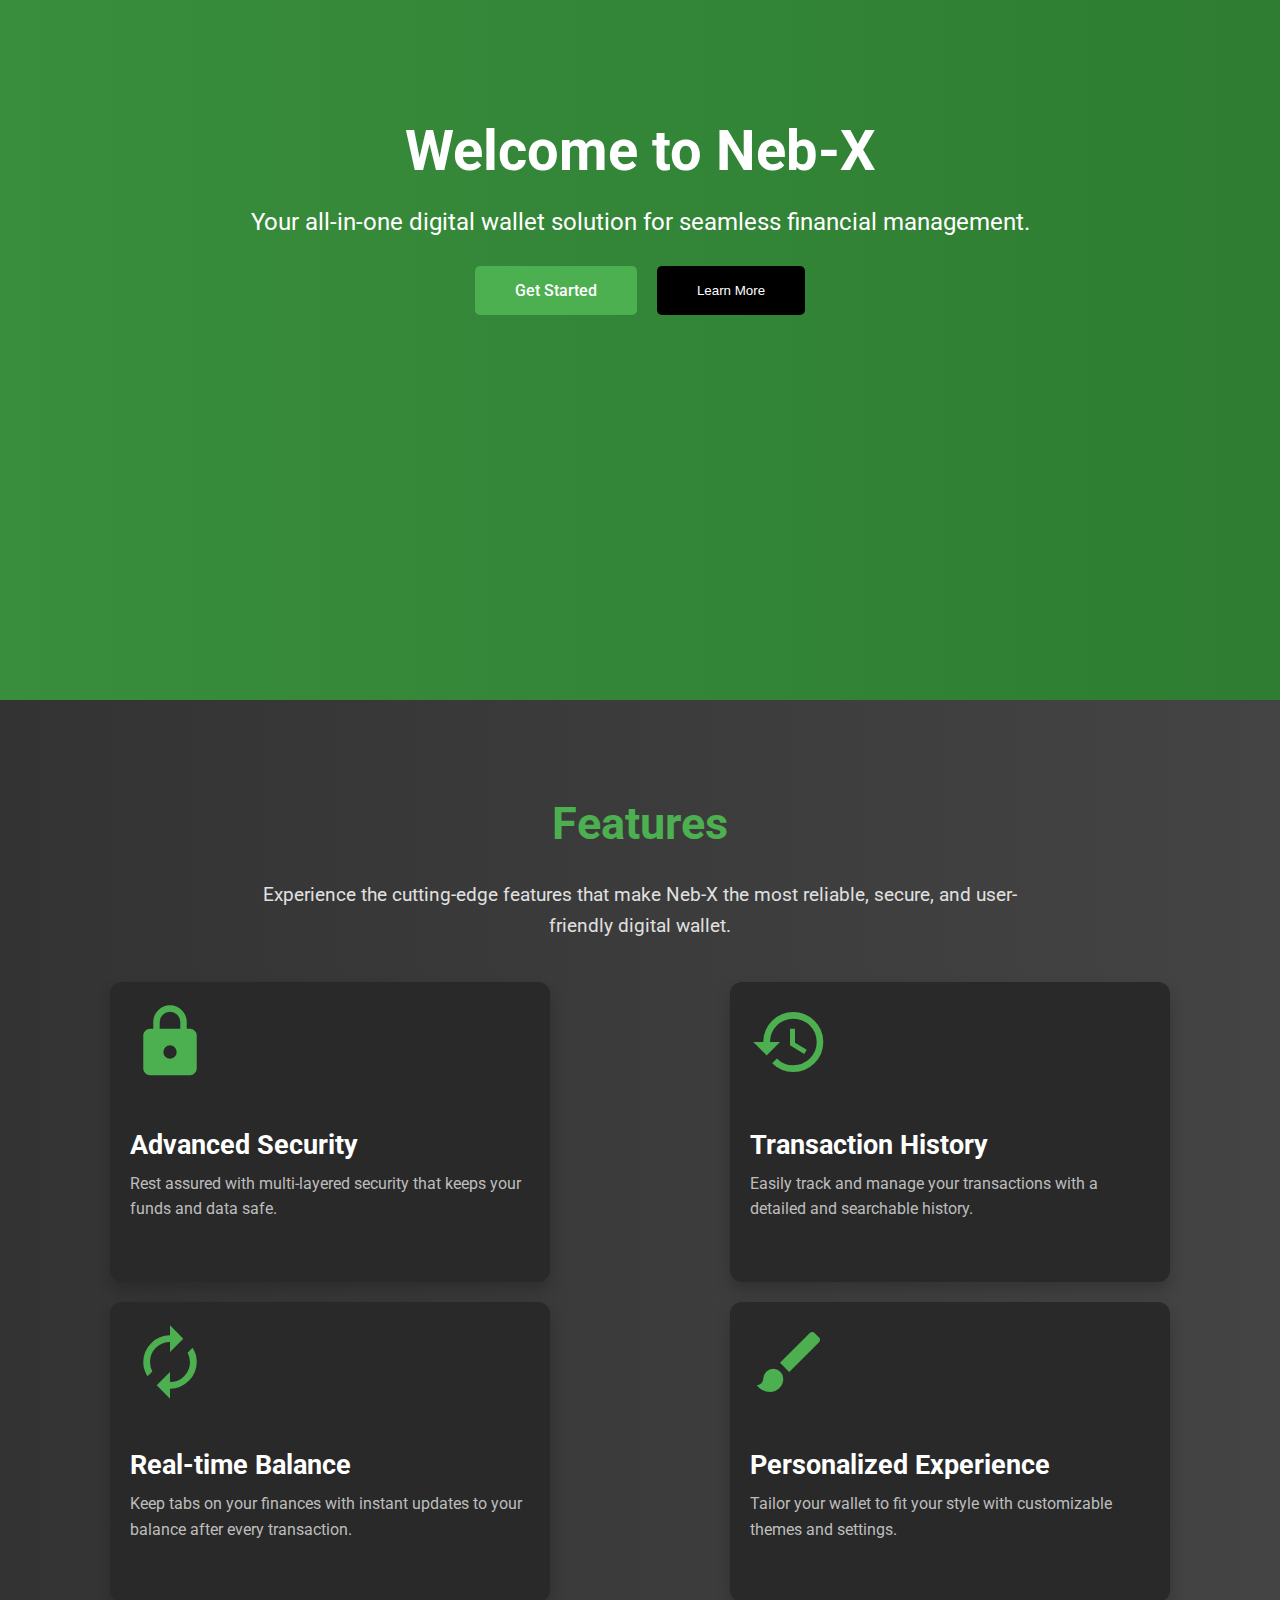
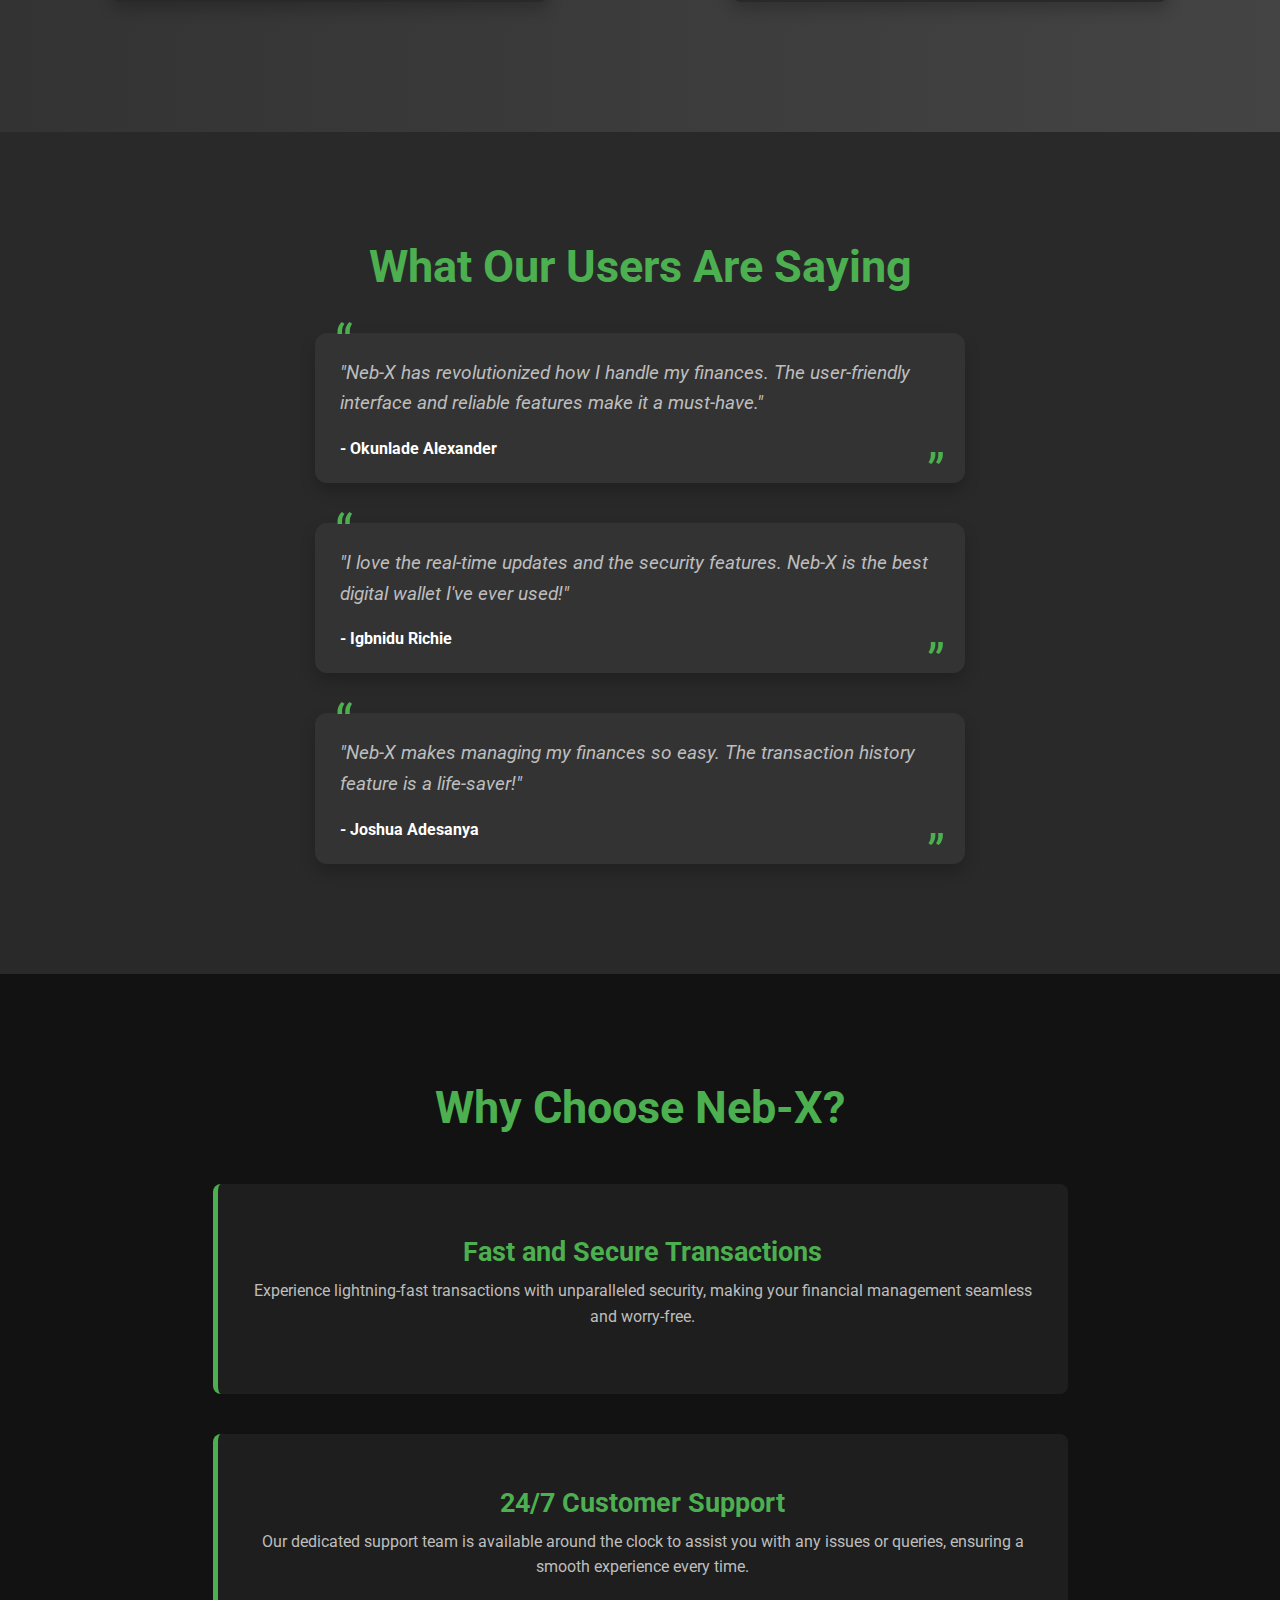
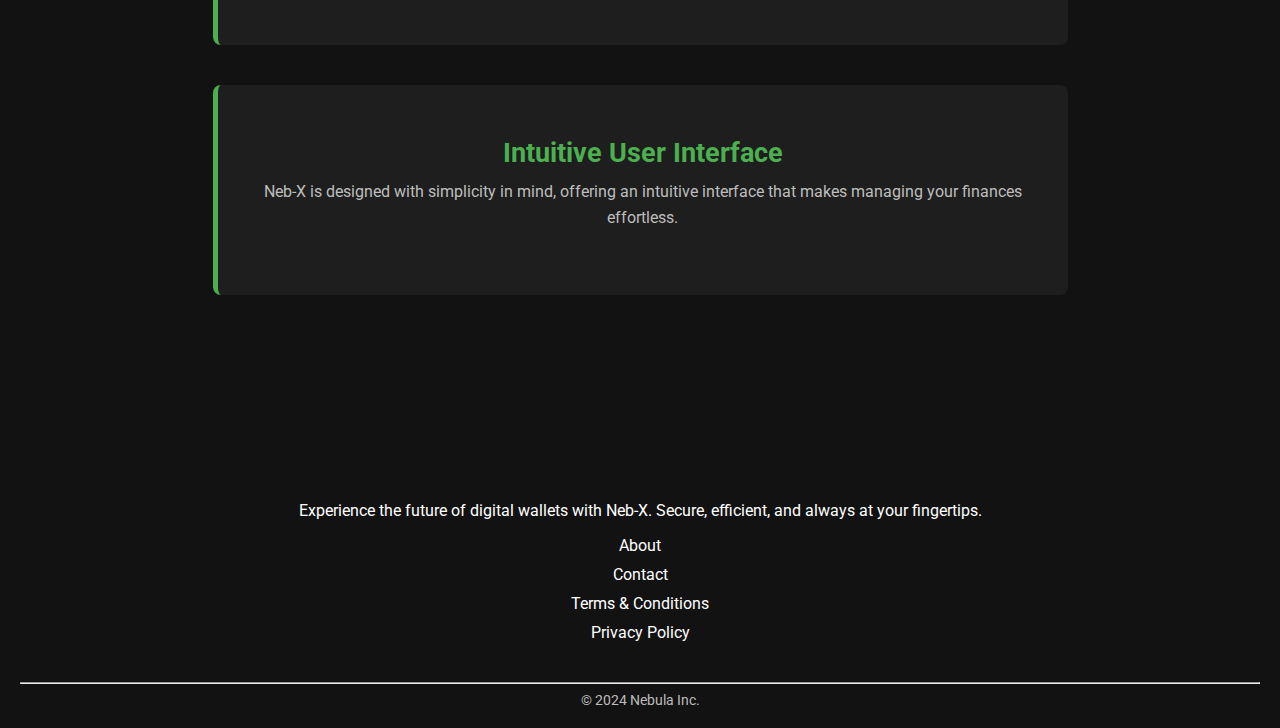
<file: index.html>
<!DOCTYPE html>
<html lang="en">

<head>
    <meta charset="UTF-8">
    <meta name="viewport" content="width=device-width, initial-scale=1.0">
    <title>Neb-X: Your Ultimate Digital Wallet Solution </title>
    <!-- Open Graph Meta Tags -->
    <meta property="og:title" content="Neb-X: The Future of Digital Wallets">
    <meta property="og:description" content="Experience seamless transactions with Neb-X. Your reliable digital wallet for sending, receiving, and managing money with ease.">
    <meta property="og:image" content="https://nebulaz7.github.io/neb-x/img/logo.jpg">
    <meta property="og:url" content="https://nebulaz7.github.io./neb-x">
    <meta property="og:type" content="website">
    <meta property="og:site_name" content="Neb-X">
    
    <!-- Twitter Card Meta Tags (Optional) -->
    <meta name="twitter:card" content="summary_large_image">
    <meta name="twitter:title" content="Neb-X: The Future of Digital Wallets">
    <meta name="twitter:description" content="Experience seamless transactions with Neb-X. Your reliable digital wallet for sending, receiving, and managing money with ease.">
    <meta name="twitter:image" content="https://nebulaz7.github.io./neb-x/img/logo.jpg">

    <link rel="stylesheet" href="css/style.css">
</head>

    
    <link rel="stylesheet" href="https://fonts.googleapis.com/icon?family=Material+Icons">
    <link rel="stylesheet" href="https://fonts.googleapis.com/css2?family=Roboto:wght@400;500;700&display=swap">
    <link rel="stylesheet" href="css/style.css">
</head>

<body>
    <header>
        <h1>Welcome to Neb-X</h1>
        <p>Your all-in-one digital wallet solution for seamless financial management.</p>
        <div class="cta-buttons">
            <a href="signup.html">Get Started</a>
            <button class="learnMore" onclick="scrollToSection('features')">Learn More</button>
        </div>
    </header>

    <section id="features" class="features-section">
        <h2>Features</h2>
        <p>Experience the cutting-edge features that make Neb-X the most reliable, secure, and user-friendly digital wallet.</p>
        <div class="feature">
            <div class="feature-item">
                <span class="material-icons icon">lock</span>
                <h3>Advanced Security</h3>
                <p>Rest assured with multi-layered security that keeps your funds and data safe.</p>
            </div>
            <div class="feature-item">
                <span class="material-icons icon">history</span>
                <h3>Transaction History</h3>
                <p>Easily track and manage your transactions with a detailed and searchable history.</p>
            </div>
            <div class="feature-item">
                <span class="material-icons icon">autorenew</span>
                <h3>Real-time Balance</h3>
                <p>Keep tabs on your finances with instant updates to your balance after every transaction.</p>
            </div>
            <div class="feature-item">
                <span class="material-icons icon">brush</span>
                <h3>Personalized Experience</h3>
                <p>Tailor your wallet to fit your style with customizable themes and settings.</p>
            </div>
        </div>
    </section>

    <section class="testimonials">
        <h2>What Our Users Are Saying</h2>
        <div class="testimonial-item">
            <p>"Neb-X has revolutionized how I handle my finances. The user-friendly interface and reliable features make it a must-have."</p>
            <div class="testimonial-author">- Okunlade Alexander</div>
        </div>
        <div class="testimonial-item">
            <p>"I love the real-time updates and the security features. Neb-X is the best digital wallet I've ever used!"</p>
            <div class="testimonial-author">- Igbnidu Richie</div>
        </div>
        <div class="testimonial-item">
            <p>"Neb-X makes managing my finances so easy. The transaction history feature is a life-saver!"</p>
            <div class="testimonial-author">- Joshua Adesanya</div>
        </div>
    </section>

    <section class="additional-content">
        <h2>Why Choose Neb-X?</h2>
        <div class="additional-content-item">
            <h3>Fast and Secure Transactions</h3>
            <p>Experience lightning-fast transactions with unparalleled security, making your financial management seamless and worry-free.</p>
        </div>
        <div class="additional-content-item">
            <h3>24/7 Customer Support</h3>
            <p>Our dedicated support team is available around the clock to assist you with any issues or queries, ensuring a smooth experience every time.</p>
        </div>
        <div class="additional-content-item">
            <h3>Intuitive User Interface</h3>
            <p>Neb-X is designed with simplicity in mind, offering an intuitive interface that makes managing your finances effortless.</p>
        </div>
    </section>

    <footer>
        <div class="footer-body">
            <div>
                <p>Experience the future of digital wallets with Neb-X. Secure, efficient, and always at your fingertips.</p>
                <ul>
                    <li><a href="#">About</a></li>
                    <li><a href="#">Contact</a></li>
                    <li><a href="#">Terms & Conditions</a></li>
                    <li><a href="#">Privacy Policy</a></li>
                </ul>
            </div>
        </div>
        <hr />
        <div class="footer-copyright">
            &copy; 2024 Nebula Inc.
        </div>
    </footer>

    <script>
        function scrollToSection(sectionId) {
            document.getElementById(sectionId).scrollIntoView({
                behavior: 'smooth'
            });
        }

        // Scroll-in effect function
        function addScrollEffect() {
            const sections = document.querySelectorAll('section');

            sections.forEach(section => {
                section.classList.add('scroll-in');
            });

            window.addEventListener('scroll', () => {
                sections.forEach(section => {
                    const rect = section.getBoundingClientRect();
                    if (rect.top < window.innerHeight && rect.bottom >= 0) {
                        section.style.animation = 'slideInLeft 1.2s ease-in-out forwards';
                    } else {
                        section.style.animation = 'none';
                    }
                });
            });
        }

        document.addEventListener('DOMContentLoaded', addScrollEffect);
    </script>
</body>

</html>
</file>
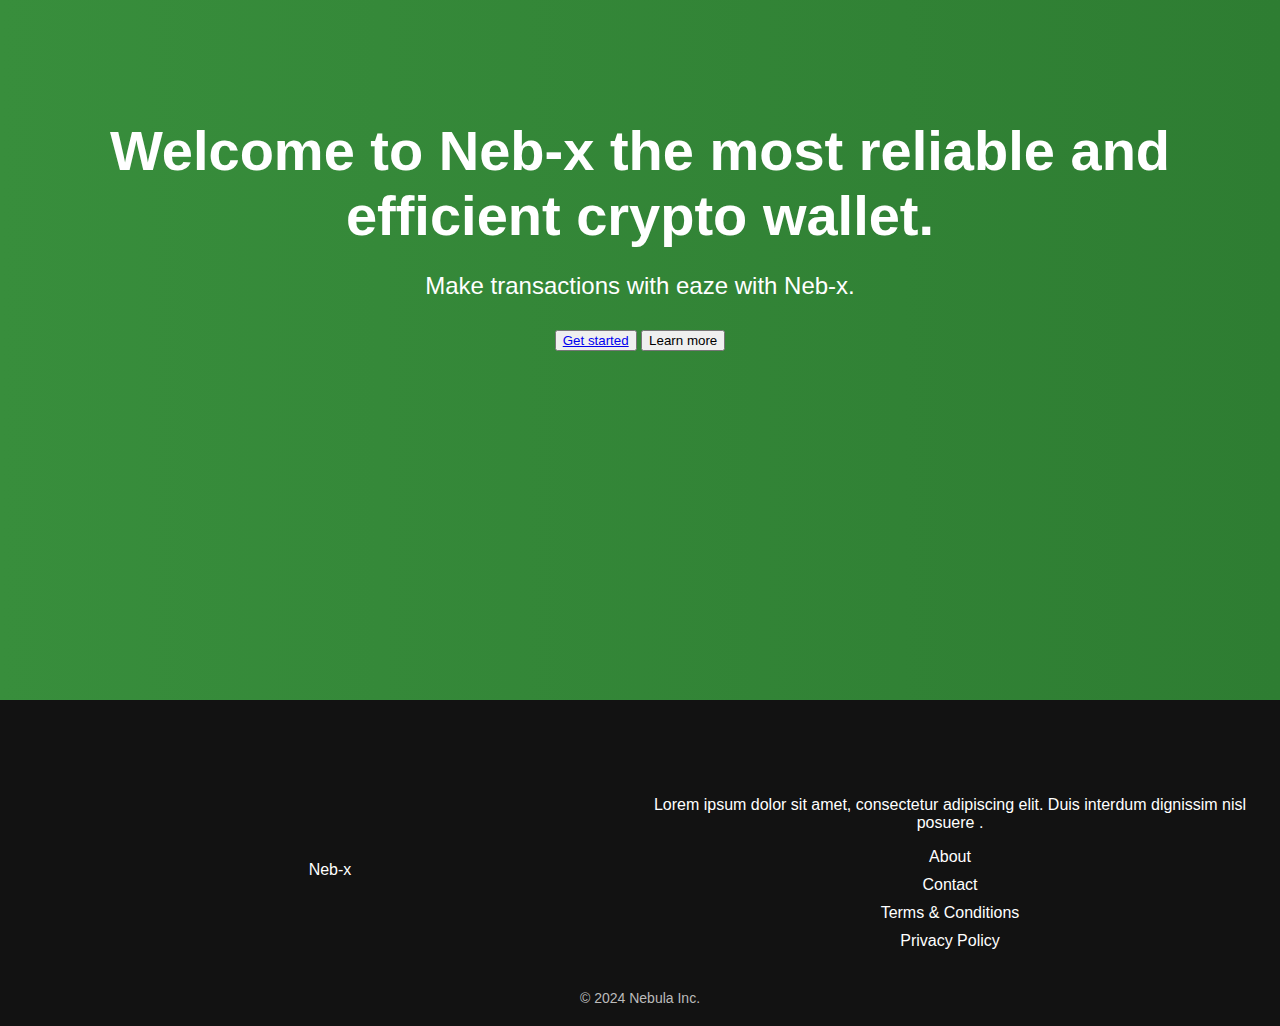
<file: Homepage.html>
<!DOCTYPE html>
<html>
<head>
   <title> Neb-x: send, receive and make transactions everyday..</title>
      <meta charset="utf-8">
	<meta name="viewport" content="width=device-width, initial-scale=1.0">
   <link rel="stylesheet" href="css/style.css">
</head>
<body>
   
    <header>
    <h1> Welcome to Neb-x the most reliable and efficient crypto wallet.</h1>
    <p> Make transactions with eaze with Neb-x.</p>
   <button class="start"><a href="form.html">Get started</a> </button>
   <button class="learnMore">Learn more</button>
    </header>
   
   
   <main></main>
   
   <footer>
      <div class="footer-body">
         <div> Neb-x </div>
         <div>
            <p> Lorem ipsum dolor sit amet, consectetur adipiscing elit. Duis interdum dignissim nisl posuere . </p>
            <ul>
               <li><a href="#"> About </a></li>
               <li><a href="#"> Contact </a></li>
               <li><a href="#"> Terms & Conditions </a></li>
               <li><a href="#"> Privacy Policy </a></li>
            </ul>
         </div>
      </div>
      <div class="footer-copyright">
         &copy; 2024 Nebula Inc.  
      </div>
   </footer>
</body>
</html>
</file>
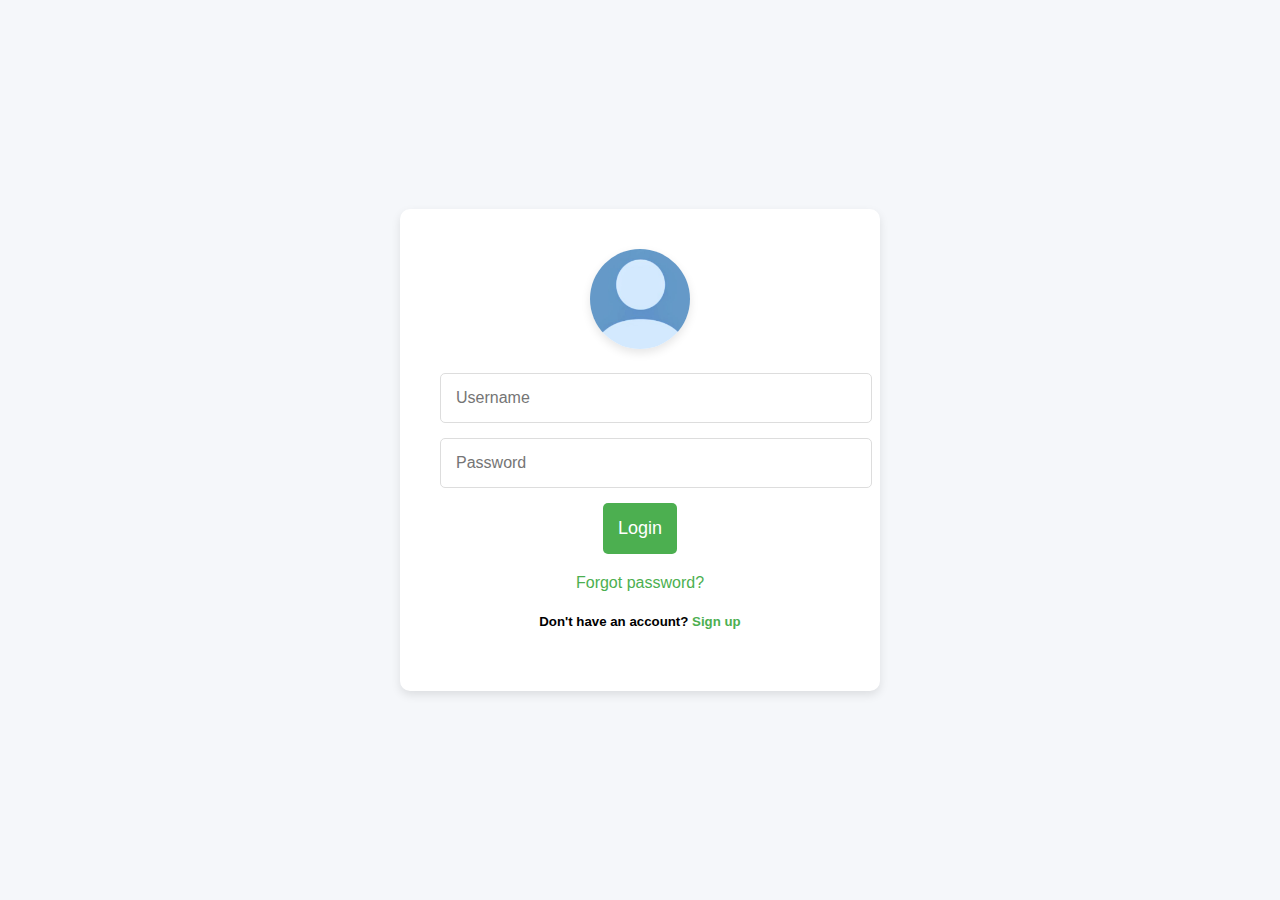
<file: login.html>
<!DOCTYPE html>
<html lang="en">
<head>
    <meta charset="UTF-8">
    <meta name="viewport" content="width=device-width, initial-scale=1.0">
    <title>Login to Neb-x</title>
    <style>
      
      /* General Styles */
body {
    font-family: "Roboto", sans-serif;
    margin: 0;
    padding: 0;
    background-color: #f5f7fa;
    display: flex;
    justify-content: center;
    align-items: center;
    height: 100vh;
    transition: background-color 0.5s ease;
}

/* Login Secon */
.login-section {
    background-color: #fff;
    padding: 40px;
    border-radius: 10px;
    box-shadow: 0 4px 10px rgba(0, 0, 0, 0.1);
    width: 100%;
    max-width: 400px;
    margin: auto;
}

.login-container {
    text-align: center;
}

.avatar-container {
    margin-bottom: 20px;
}

.avatar {
    width: 100px;
    height: 100px;
    border-radius: 50%;
    box-shadow: 0 4px 10px rgba(0, 0, 0, 0.1);
    transition: transform 0.3s ease;
}

.avatar-container:hover .avatar {
    transform: scale(1.1);
}

.form-group {
    margin-bottom: 15px;
}

.form-group input {
    width: 100%;
    padding: 15px;
    border-radius: 5px;
    border: 1px solid #ddd;
    font-size: 16px;
    color: #333;
    transition: border-color 0.3s ease, box-shadow 0.3s ease;
}

.form-group input:focus {
    border-color: #4CAF50;
    box-shadow: 0 0 8px rgba(76, 175, 80, 0.3);
    outline: none;
}

/* Login Button */
.login-btn {
    background-color: #4CAF50;
    color: white;
    padding: 15px;
    border: none;
    border-radius: 5px;
    font-size: 18px;
    cursor: pointer;
    transition: background-color 0.3s ease, transform 0.2s ease;
}

.login-btn:hover {
    background-color: #45a049;
    transform: translateY(-3px);
}

/* Links */
.links {
    margin-top: 20px;
}

.links .forgot-password-link,
.links .signup-link {
    color: #4CAF50;
    text-decoration: none;
    transition: color 0.3s ease;
}

.links .forgot-password-link:hover,
.links .signup-link:hover {
    color: #388e3c;
}

/* Responsive Design */
@media screen and (max-width: 600px) {
    .login-section {
        padding: 20px;
    }

    .login-btn {
        padding: 12px;
        font-size: 16px;
    }
}

      
    </style>
</head>
<body>
    <section class="login-section">
        <div class="login-container">
            <div class="avatar-container">
                <img src="img/avatar.jpg" alt="Avatar" class="avatar">
            </div>
            <form onsubmit="login(); return false;">
                <div class="form-group">
                    <input type="text" placeholder="Username" id="username" required/>
                </div>
                <div class="form-group">
                    <input type="password" placeholder="Password" id="password" required/>
                </div>
                <button type="submit" class="login-btn">Login</button>
            </form>
            <div class="links">
                <a href="index.html" class="forgot-password-link">Forgot password?</a>
                <h5>Don't have an account? <a href="signup.html" class="signup-link">Sign up</a></h5>
            </div>
        </div>
    </section>
    <script src="js/signIn.js"></script>
</file>
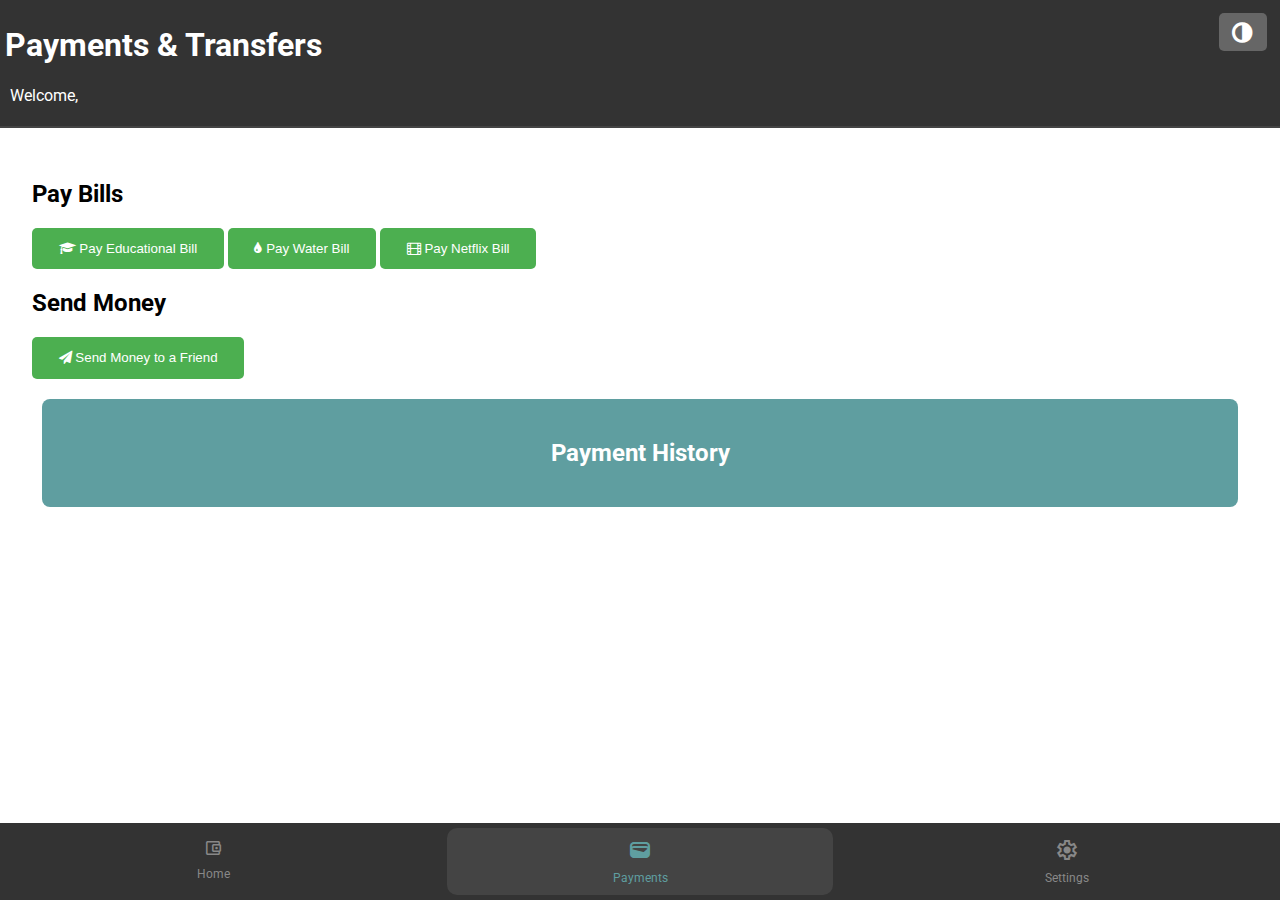
<file: payments.html>
<!DOCTYPE html>
<html lang="en">
<head>
    <meta charset="UTF-8">
    <meta name="viewport" content="width=device-width, initial-scale=1.0">
    <title>Payments</title>
    <link rel="stylesheet" href="https://cdnjs.cloudflare.com/ajax/libs/font-awesome/4.7.0/css/font-awesome.min.css">
    <link rel="preconnect" href="https://fonts.googleapis.com">
    <link rel="preconnect" href="https://fonts.gstatic.com" crossorigin>
    <link href="https://fonts.googleapis.com/css2?family=Roboto:ital,wght@0,100;0,300;0,400;0,500;0,700;0,900;1,100;1,300;1,400;1,500;1,700;1,900&display=swap" rel="stylesheet">
    <link rel="stylesheet" href="https://fonts.googleapis.com/css2?family=Material+Symbols+Outlined:opsz,wght,FILL,GRAD@40,400,0,0" />
    <link rel="stylesheet" href="css/wallet.css"> <!-- Link to your CSS file -->
</head>
<body  class="payments-page">
    <header>
      <button class="theme-toggle" onclick="toggleTheme()"><i class="fa fa-adjust i" ></i></button>
        <h1>Payments & Transfers</h1>
        
        <p style="text-align: left; margin-left: 5px;p" >Welcome, <span id="userName"> </span></p>
    </header>

    <main>
        <!-- Bill Payment Section -->
        <section class="pay-bills">
            <h2>Pay Bills</h2>
            <div class="bill-buttons">
                <button class="pay-bill-btn" data-bill-type="Educational Bill">
                    <i class="fa fa-graduation-cap"></i> Pay Educational Bill
                </button>
                <button class="pay-bill-btn" data-bill-type="Water Bill">
                    <i class="fa fa-tint"></i> Pay Water Bill
                </button>
                <button class="pay-bill-btn" data-bill-type="Netflix Bill">
                    <i class="fa fa-film"></i> Pay Netflix Bill
                </button>
                <!-- Add more bills as needed -->
            </div>
        </section>

        <!-- Send Money Section -->
        <section class="send-money">
            <h2>Send Money</h2>
            <button class="send-money-btn">
                <i class="fa fa-paper-plane"></i> Send Money to a Friend
            </button>
        </section>

        <!-- Paymnt History Section -->
        <section class="payment-history" style="background: cadetblue; color: white;">
            <h2 style="color: white;">Payment History</h2>
            <ul id="payment-history">
                <!-- Payment history will be populated here -->
            </ul>
        </section>
        <p  id="email" style="display: none;"></p>
        <pre>
          
          
          
          
          
          
        </pre>
        
        
    </main>

    <footer>
        <nav class="bottom-nav">
            <div class="bottom-nav__container">
                <a href="Wallet.html" class="bottom-nav__item">
                    <i  class="material-symbols-outlined">
		 account_balance_wallet</i>
                    <p>Home</p>
                </a>
                <a href="payments.html" class="bottom-nav__item bottom-nav__item-active">
                    <span class="material-symbols-outlined">wallet</span>
                    <p>Payments</p>
                </a>
                <a href="settings.html" class="bottom-nav__item">
                    <span class="material-symbols-outlined">settings</span>
                    <p>Settings</p>
                </a>
            </div>
        </nav>
    </footer>

    <script src="js/script.js"></script> <!-- Link to your JS file -->
</body>
</html>
</file>
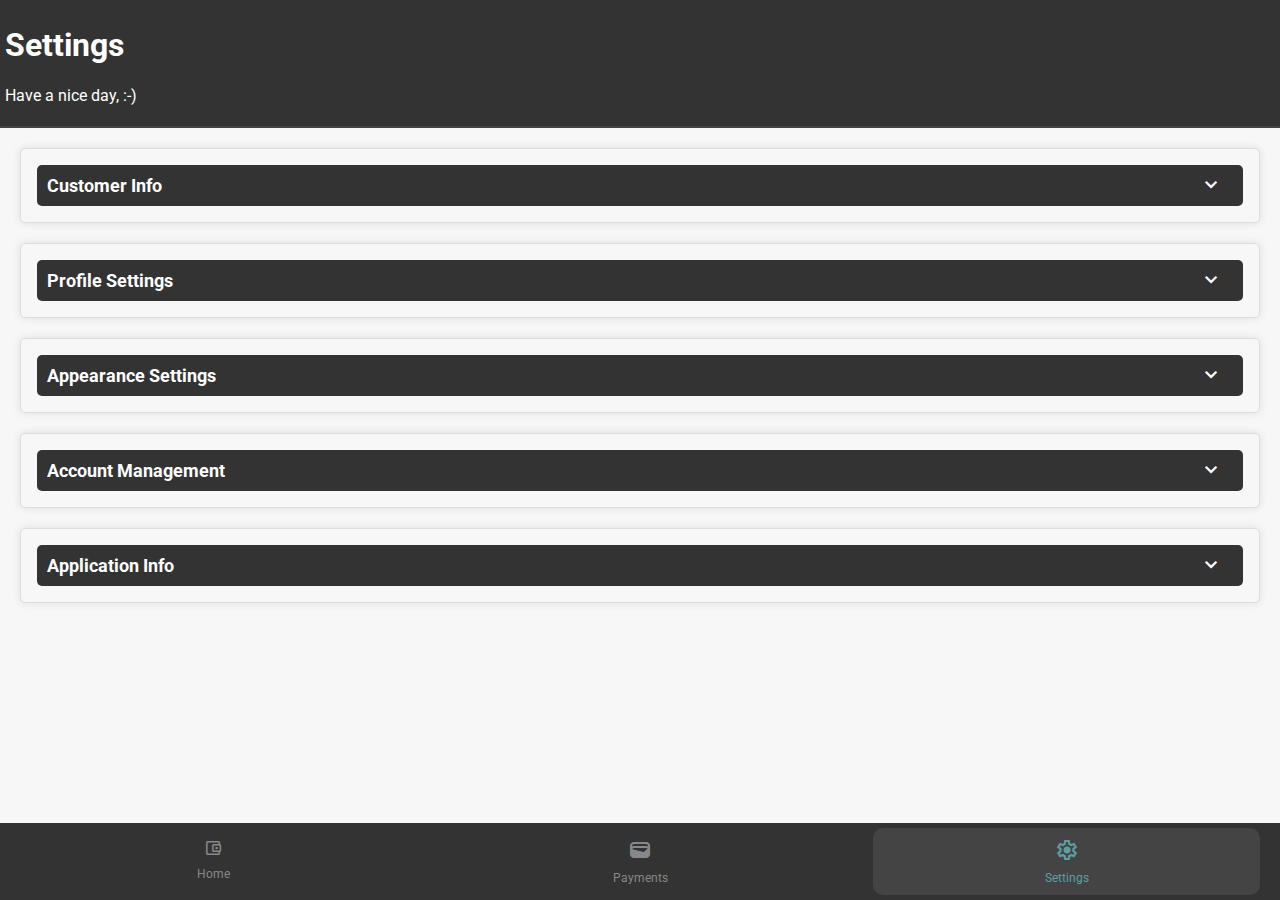
<file: settings.html>
<!DOCTYPE html>
<html lang="en">
<head>
    <meta charset="UTF-8">
    <meta name="viewport" content="width=device-width, initial-scale=1.0">
    <title>Settings</title>
    <link rel="stylesheet" href="https://cdnjs.cloudflare.com/ajax/libs/font-awesome/4.7.0/css/font-awesome.min.css">
      <link rel="preconnect" href="https://fonts.googleapis.com">
    <link rel="preconnect" href="https://fonts.gstatic.com" crossorigin>
    <link href="https://fonts.googleapis.com/css2?family=Roboto:ital,wght@0,100;0,300;0,400;0,500;0,700;0,900;1,100;1,300;1,400;1,500;1,700;1,900&display=swap" rel="stylesheet">
    <link rel="stylesheet" href="https://fonts.googleapis.com/css2?family=Material+Symbols+Outlined:opsz,wght,FILL,GRAD@40,400,0,0" />
  
    <link rel="stylesheet" href="css/settings.css"> <!-- Link to your CSS file -->
</head>
<body>

    <header>
        <h1>Settings</h1>
      <p>Have a nice day, :-)</p>
    </header>
    

    <main>
        <!-- Customer Info Section -->
        <section class="settings-section" id="customer-info-section">
            <h2 class="section-header" onclick="toggleSection('customer-info')">Customer Info <span class="material-symbols-outlined arrow-down">
              keyboard_arrow_down
            </span></h2></h2>
            <div class="section-content" id="customer-info">
                <p><strong>Username:</strong> <span id="userName">user</span></span></p>
                <p><strong>Email:</strong> <span id="email">user@example.com</span></p>
            </div>
        </section>

        <!-- Profile Settings Section -->
        <section class="settings-section" id="profile-settings-section">
            <h2 class="section-header" onclick="toggleSection('profile-settings')">Profile Settings <span class="material-symbols-outlined arrow-down">
              keyboard_arrow_down
            </span></h2>
            <div class="section-content" id="profile-settings">
                <div class="settings-item">
                    <label for="password">Change Password:</label>
                    <input type="password" id="password" placeholder="Enter new password">
                    <button onclick="updatePassword()">Update Password</button>
                </div>
            </div>
        </section>

        <!-- Apearance Settings Section -->
        <section class="settings-section" id="appearance-settings-section">
            <h2 class="section-header" onclick="toggleSection('appearance-settings')">Appearance Settings <span class="material-symbols-outlined arrow-down">
              keyboard_arrow_down
            </span></h2></h2>
            <div class="section-content" id="appearance-settings">
                <div class="settings-item">
                    <label for="theme-toggle">Theme:</label>
                    <button id="theme-toggle" onclick="toggleTheme()">Toggle Dark/Light Mode</button>
                </div>
                <div class="settings-item">
                    <label for="font-size">Font Size:</label>
                    <input type="range" id="font-size" min="12" max="24" value="16" onchange="updateFontSize(this.value)">
                </div>
            </div>
        </section>

        <!-- Account Management Section -->
        <section class="settings-section" id="account-management-section">
            <h2 class="section-header" onclick="toggleSection('account-management')">Account Management <span class="material-symbols-outlined arrow-down">
              keyboard_arrow_down
            </span></h2></h2>
            <div class="section-content" id="account-management">
              <button onclick="logout()">Logout</button>
                <button onclick="deleteAccount()" style="background: red;">Delete Account</button>
                
            </div>
        </section>

        <!-- Application Info Section -->
        <section class="settings-section" id="app-info-section">
            <h2 class="section-header" onclick="toggleSection('app-info')">Application Info <span class="material-symbols-outlined arrow-down">
              keyboard_arrow_down
            </span></h2></h2>
            <div class="section-content" id="app-info">
                <div class="settings-item">
                    <h3>About</h3>
                    <p>Version 1.0.0</p>
                    <p>This app is designed to stimulate a real digital wallet app experience. It was made for research and educational purposes. Created and designed by <a href="https://nebulaz7.github.com">Peters Joshua </a></p>
                </div>
                <div class="settings-item">
                    <h3>Licenses</h3>
                    <p>This application uses open-source libraries. For more details, visit our licenses page.</p>
                </div>
            </div>
        </section>
        <pre> 
        
        
        
        
        
        </pre>
    </main>


        <nav class="bottom-nav">
            <div class="bottom-nav__container">
                <a href="Wallet.html" class="bottom-nav__item">
                    <i  class="material-symbols-outlined">
		 account_balance_wallet</i>
                    <p>Home</p>
                </a>
                <a href="payments.html" class="bottom-nav__item">
                    <span class="material-symbols-outlined">wallet</span>
                    <p>Payments</p>
                </a>
                <a href="settings.html" class="bottom-nav__item bottom-nav__item-active">
                    <span class="material-symbols-outlined">settings</span>
                    <p>Settings</p>
                </a>
            </div>
        </nav>
    
    <script src="js/script.js"></script> <!-- Link to your JavaScript file -->
</body>
</html>
</file>
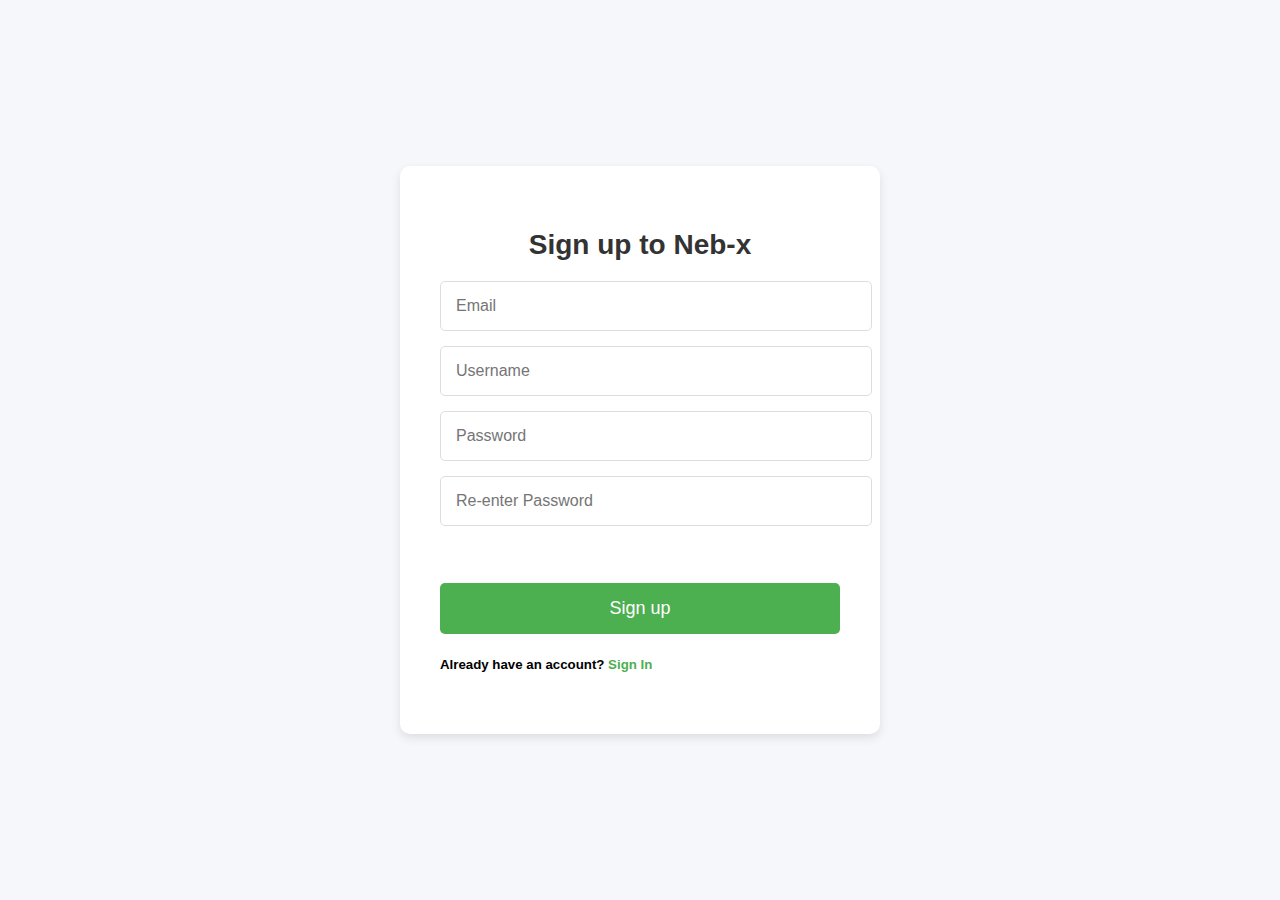
<file: signup.html>
<!DOCTYPE html>
<html lang="en">
<head>
    <meta charset="UTF-8">
    <meta name="viewport" content="width=device-width, initial-scale=1.0">
    <title>Sign up to Neb-x</title>
    <style>
      
      /* General Styles */
body {
    font-family: "Roboto", sans-serif;
    margin: 0;
    padding: 0;
    background-color: #f5f7fa;
    display: flex;
    justify-content: center;
    align-items: center;
    height: 100vh;
    transition: background-color 0.5s ease;
}

/* Sign-up Section */
.signup-section {
    background-color: #fff;
    padding: 40px;
    border-radius: 10px;
    box-shadow: 0 4px 10px rgba(0, 0, 0, 0.1);
    width: 100%;
    max-width: 400px;
    margin: auto;
}

.signup-container h2 {
    font-size: 28px;
    color: #333;
    margin-bottom: 20px;
    text-align: center;
    transition: color 0.3s ease;
}

.signup-container form {
    display: flex;
    flex-direction: column;
}

.form-group {
    margin-bottom: 15px;
}

.form-group input {
    width: 100%;
    padding: 15px;
    border-radius: 5px;
    border: 1px solid #ddd;
    font-size: 16px;
    color: #333;
    transition: border-color 0.3s ease, box-shadow 0.3s ease;
}

.form-group input:focus {
    border-color: #4CAF50;
    box-shadow: 0 0 8px rgba(76, 175, 80, 0.3);
    outline: none;
}

/* Sign-up Button */
.signup-btn {
    background-color: #4CAF50;
    color: white;
    padding: 15px;
    border: none;
    border-radius: 5px;
    font-size: 18px;
    cursor: pointer;
    transition: background-color 0.3s ease, transform 0.2s ease;
}

.signup-btn:hover {
    background-color: #45a049;
    transform: translateY(-3px);
}

/* Error Text */
.errortext {
    color: #e74c3c;
    font-size: 14px;
    margin-top: 10px;
    display: block;
    text-align: center;
}
   /* Links */
   .links {
     margin-top: 20px;
   }
   
   .links .signin-link {
     color: #4CAF50;
     text-decoration: none;
     transition: color 0.3s ease;
   }
   
   .links .signin-link:hover {
     color: #388e3c;
   }
/* Reponsive Design */
@media screen and (max-width: 600px) {
    .signup-section {
        padding: 20px;
    }

    .signup-container h2 {
        font-size: 24px;
    }

    .signup-btn {
        padding: 12px;
        font-size: 16px;
    }
}

      
      
    </style>
</head>
<body>
    <section class="signup-section">
        <div class="signup-container">
            <h2>Sign up to Neb-x</h2>
            <form onsubmit="signUp(); return false;">
                <div class="form-group">
                    <input type="email" placeholder="Email" id="email" required/>
                </div>
                <div class="form-group">
                    <input type="text" placeholder="Username" id="username" required/>
                </div>
                <div class="form-group">
                    <input type="password" placeholder="Password" id="password" required/>
                </div>
                <div class="form-group">
                    <input type="password" placeholder="Re-enter Password" id="re-password" required/>
                </div>
                <p><span class="errortext"></span></p>
                <button type="submit" class="signup-btn">Sign up</button>
            </form>
             <div class="links">
               <h5>Already have an account? <a href="login.html" class="signin-link">Sign In</a></h5>
             </div>
        </div>
    </section>
    <script src="js/signIn.js"></script>
</body>
</html>
</file>
<file: css/style.css>
body {
            font-family: 'Roboto', sans-serif;
            margin: 0;
            padding: 0;
            background: #121212;
            color: #E0E0E0;
            overflow-x: hidden;
        }

        header {
            text-align: center;
            padding: 80px 20px;
            background: linear-gradient(to right, #388e3c, #2e7d32); /* Primary green gradient */
            color: #fff;
            position: relative;
            height: 60vh;
        }

        header h1 {
            font-size: 3.5rem;
            margin-bottom: 20px;
            animation: fadeInDown 1s ease-in-out;
        }

        header p {
            font-size: 1.5rem;
            margin-bottom: 30px;
            animation: fadeInUp 1s ease-in-out;
        }

        header .cta-buttons {
            display: flex;
            justify-content: center;
            gap: 20px;
        }

        header .cta-buttons a,
        header .cta-buttons button {
            background-color: #4CAF50; /* Primary green color */
            color: white;
            padding: 15px 40px;
            border: none;
            border-radius: 5px;
            cursor: pointer;
            transition: background-color 0.3s ease, transform 0.3s ease;
            text-decoration: none;
            font-weight: 500;
        }

        header .cta-buttons a:hover,
        header .cta-buttons button:hover {
            background-color: #66bb6a;
            transform: scale(1.05);
        }

        header .cta-buttons .learnMore {
            background-color: #000; 
        }
        header .cta-buttons .learnMore:hover {
            background-color: #fff;
            color: #000;
            padding: 12px 38px;
            border: 2px solid #000;
        }


        section {
            padding: 60px 20px;
            text-align: center;
            background-color: #1e1e1e;
            color: #E0E0E0;
            position: relative;
        }

        section h2 {
            font-size: 2.8rem;
            margin-bottom: 30px;
            color: #4caf50;
            animation: fadeIn 1s ease-in-out;
        }

        section p {
            font-size: 1.2rem;
            max-width: 800px;
            margin: 0 auto 40px;
            line-height: 1.6;
            animation: fadeInUp 1.5s ease-in-out;
        }

        section .feature {
            display: flex;
            flex-wrap: wrap;
            justify-content: space-around;
            align-items: center;
            margin-bottom: 50px;
        }

        section .feature .icon {
            font-size: 5rem;
            color: #4caf50;
            margin-bottom: 20px;
            transition: transform 0.3s ease;
        }

        section .feature:hover .icon {
            transform: scale(1.3);
        }

        section .feature-item {
            width: 45%;
            margin-bottom: 30px;
            text-align: left;
            max-width: 400px;
            margin: 0 auto 20px;
            animation: slideInLeft 1.2s ease-in-out;
            background: #292929;
            padding: 20px;
            border-radius: 12px;
            box-shadow: 0px 8px 15px rgba(0, 0, 0, 0.2);
        }

        section .feature-item h3 {
            font-size: 1.7rem;
            margin-bottom: 10px;
            color: #fff;
        }

        section .feature-item p {
            font-size: 1rem;
            color: #bdbdbd;
        }

        .features-section {
            background: linear-gradient(to right, #333333, #444444);
        }

        section.testimonials {
            padding: 70px 20px;
            background: #292929;
        }

        .testimonials h2 {
            color: #4caf50;
            margin-bottom: 40px;
        }

        .testimonial-item {
            max-width: 600px;
            margin: 0 auto 40px;
            padding: 25px;
            background: #333;
            border-radius: 12px;
            box-shadow: 0px 8px 15px rgba(0, 0, 0, 0.2);
            text-align: left;
            position: relative;
            animation: fadeInUp 1.2s ease-in-out;
        }

        .testimonial-item p {
            font-style: italic;
            color: #bdbdbd;
            margin-bottom: 20px;
        }

        .testimonial-author {
            font-weight: bold;
            color: #fff;
        }

        .testimonial-item::before {
            content: "“";
            font-size: 50px;
            color: #4caf50;
            position: absolute;
            top: 10px;
            left: 20px;
            line-height: 0;
        }

        .testimonial-item::after {
            content: "”";
            font-size: 50px;
            color: #4caf50;
            position: absolute;
            bottom: 10px;
            right: 20px;
            line-height: 0;
        }

        section.additional-content {
            padding: 70px 20px;
            background: #121212;
        }

        .additional-content h2 {
            color: #4caf50;
            margin-bottom: 50px;
        }

        .additional-content-item {
            max-width: 800px;
            margin: 0 auto 40px;
            padding: 25px;
            background: #1e1e1e;
            border-left: 5px solid #4caf50;
            border-radius: 8px;
            position: relative;
            animation: fadeInLeft 1.2s ease-in-out;
        }

        .additional-content-item h3 {
            font-size: 1.7rem;
            margin-bottom: 10px;
            color: #4caf50;
        }

        .additional-content-item p {
            color: #bdbdbd;
            font-size: 1rem;
        }

        footer {
            background-color: #121212;
            color: #fff;
            padding: 20px;
            text-align: center;
            margin-top: 50px;
        }

        footer .footer-body {
            display: flex;
            justify-content: space-between;
            align-items: center;
            flex-wrap: wrap;
            margin-bottom: 20px;
        }

        footer .footer-body div {
            flex: 1;
            padding: 10px;
        }

        footer .footer-body ul {
            list-style: none;
            padding: 0;
            margin: 0;
        }

        footer .footer-body ul li {
            margin-bottom: 10px;
        }

        footer .footer-body ul li a {
            color: #fff;
            text-decoration: none;
            transition: color 0.3s ease;
        }

        footer .footer-body ul li a:hover {
            color: #4caf50;
        }

        footer .footer-copyright {
            font-size: 14px;
            color: #bbb;
        }

        @media (max-width: 768px) {
            header h1 {
                font-size: 2.5rem;
            }

            header p {
                font-size: 1.2rem;
            }

            section .feature-item {
                width: 100%;
            }

            header .cta-buttons {
                flex-direction: column;
                gap: 10px;
            }

            section h2 {
                font-size: 2.2rem;
            }

            section p {
                font-size: 1rem;
            }

            section .feature-item h3 {
                font-size: 1.5rem;
            }

            section .feature-item p {
                font-size: 0.9rem;
            }

            section .feature {
                flex-direction: column;
            }

            .testimonial-item {
                padding: 20px;
            }

            .testimonials h2 {
                font-size: 2rem;
            }

            .testimonial-item p {
                font-size: 1rem;
            }

            .testimonial-item::before,
            .testimonial-item::after {
                font-size: 40px;
            }

            .additional-content-item h3 {
                font-size: 1.5rem;
            }

            .additional-content-item p {
                font-size: 0.9rem;
            }

            footer .footer-body {
                flex-direction: column;
            }

            footer .footer-body div {
                text-align: center;
            }
        }

        @keyframes fadeInDown {
            from {
                opacity: 0;
                transform: translateY(-20px);
            }

            to {
                opacity: 1;
                transform: translateY(0);
            }
        }

        @keyframes fadeInUp {
            from {
                opacity: 0;
                transform: translateY(20px);
            }

            to {
                opacity: 1;
                transform: translateY(0);
            }
        }

        @keyframes fadeIn {
            from {
                opacity: 0;
            }

            to {
                opacity: 1;
            }
        }

        @keyframes slideInLeft {
            from {
                opacity: 0;
                transform: translateX(-30px);
            }

            to {
                opacity: 1;
                transform: translateX(0);
            }
        }
   /* ends*/
</file>
<file: css/wallet.css>
body {
		font-family: "Roboto", sans-serif;
		font-weight: 400;
		font-style: normal;
		margin: 0;
		padding: 0;
		background-color: #f7f7f7; /* added background color */
		background-color: var(--background-color);
		color: var(--text-color);
		transition: background-color 0.5s; /* added transition effect */
		}
		
		header {
		background-color: #333;
		color: #fff;
		padding: 5px;
		text-align: left;
		border-bottom: 2px solid #444; /* added border */
		}
	   
	   nav a {
	   text-decoration: none;
	   color: #fff;
	   }
	   
	   nav a:hover {
	   color: green;
	   }
	   .open-nav {
	   font-size: 30px;	
	   padding: 5px;   
	   }
	   
	   
	   .sidenav {
	   height: 100%;
	   width: 0;
	   position: fixed;
	   z-index: 1;
	   top: 0;
	   left: 0;
	   background-color: #111;
	   overflow-x: hidden;
	   transition: 0.5s;
	   padding-top: 60px;
	   }
	   
	   .sidenav a {
	   padding: 8px 8px 8px 32px;
	   text-decoration: none;
	   font-size: 25px;
	   color: #818181;
	   display: block;
	   transition: 0.3s;
	   }
	   
	   .sidenav a:hover {
	   color: #f1f1f1;
	   background: #555;
	   border-radius: 15px;
	   }
	   
	   .sidenav .closebtn {
	   position: absolute;
	   top: 0;
	   right: 25px;
	   font-size: 36px;
	   margin-left: 50px;
	   }
	   
	   
	   
	   @media screen and (max-height: 450px) {
	   .sidenav {padding-top: 15px;}
	   .sidenav a {font-size: 18px;}
	   }
		 
		 #hide_bal {
		   background: grey;
		   color: #555;
		   font-size: 25px;
		   border: none;
		   padding: 8px;
		 }
		 
		.quickactions {
		display: flex;
		flex-wrap: wrap;
		margin-top: 2em;
		background-color: #fff; /* added background color */
		background-color: var(--background-color);
		color: var(--text-color);
		padding: 1em;
		border: 1px solid #ddd; /* added border */
		box-shadow: 0 0 10px rgba(0, 0, 0, 0.1); /* added box shadow */
		}
		.quickactions > button {
		   margin-right: 20px;
		   width: 25%;
		}
		.quickactions i {
		    font-size: 20px;
		}
		main {
		display: flex;
		flex-direction: column;
		padding: 2em;
		}
		
		.balance {
		margin-bottom: 1em;
		background-color: #fff; /* added background color */
		padding: 1em;
		background-color: var(--background-color);
		color: var(--text-color);
		border: 1px solid #ddd; /* added border */
		box-shadow: 0 0 10px rgba(0, 0, 0, 0.1); /* added box shadow */
		border: none;
		}
		.circle-btn {
		    border-radius: 5px;
		    color: white;
		    width: 80px;
		    box-shadow: 0 0 10px rgba(0, 0, 0, 0.1);
		    padding: 2px;
		}
		
		.transactions {
		margin-top: 2em;
		background-color: #fff; /* added background color */
		padding: 1em;
		background-color: var(--background-color);
		color: var(--text-color);
		border: 1px solid #ddd; /* added border */
		box-shadow: 0 0 10px rgba(0, 0, 0, 0.1); /* added box shadow */
		}
		
		#transaction-list {
		list-style: none;
		padding: 0;
		margin: 0;
		}
		
		#transaction-list li {
		padding: 1em;
		border-bottom: 1px solid #ddd; /* added border */
		}
		
		#transaction-list li:last-child {
		border-bottom: none; /* removed border from last list item */
		}
		
		button {
		background-color: #4CAF50; /* added background color */
		color: #fff;
		padding: 1em 2em;
		border: none;
		border-radius: 5px; /* added border radius */
		cursor: pointer;
		}
		
		button:hover {
		background-color: #3e8e41; /* added hover effect */
		}
		.animate {
		transition: all 1s ease-in-out;
		color: #fff;
		background-color: #4CAF50;
		padding: 1em 2em;
		border-radius: 5px;
		}
		.theme-toggle {
		position: absolute; /* added position absolute */
		top: 1em;
		right: 1em;
		background-color: #666;
		color: #fff;
		padding: 0.5em 1em;
		border: none;
		border-radius: 5px; /* added border radius */
		cursor: pointer;
		}
		
     	.bottom-nav {
		position: fixed;
		bottom: 0;
		left: 0;
		width: 100%;
		background-color: #333;
		padding: 5px 0;
		text-align: center;
		}
		
		.bottom-nav__container {
		display: flex;
		justify-content: space-between;
		}
		
		.bottom-nav__item {
		color: #fff;
		text-decoration: none;
		margin: 0 20px;
		}
		
		.bottom-nav__item i {
		font-size: 24px;
		margin-bottom: 0;
		}
		
		.bottom-nav__item p {
		font-size: 12px;
		}
		
		.bottom-nav__item:hover {
		background-color: #444;
    	color: #4CAF50;
		border-radius: 10px;
		padding: 5px;
		}
		.bottom-nav__item-active {
		background-color: #444;
		color: #4CAF50;
		border-radius: 10px;
		padding: 5px;
		}
		
		.theme-toggle:hover {
		background-color: #555; /* added hover effect */
		}	
		.theme-toggle i {
		font-size: 24px;
		color: #fff;
         background-color: var(--background-color);
		}
		.dark-theme {
		  --background-color: #111;
		  --text-color: #fff;
		}
	.no-theme-change {
	  color: inherit;
	}
/* Payments Section */
.payments {
    background-color: #f4f4f4;
    padding: 20px;
    border-radius: 8px;
    margin: 20px 10px;
}

.payments h2 {
    text-align: center;
    font-size: 24px;
    margin-bottom: 20px;
    color: #333;
}

.payment-form {
    display: flex;
    flex-direction: column;
    gap: 15px;
}

.payment-form .form-group {
    display: flex;
    flex-direction: column;
}

.payment-form label {
    font-weight: bold;
    margin-bottom: 5px;
    color: #555;
}

.payment-form input,
.payment-form select {
    padding: 10px;
    border-radius: 4px;
    border: 1px solid #ccc;
    font-size: 16px;
}

.payment-form .submit-btn {
    padding: 12px;
    background-color: cadetblue;
    color: white;
    border: none;
    border-radius: 5px;
    font-size: 18px;
    cursor: pointer;
    transition: background-color 0.3s ease;
}

.payment-form .submit-btn:hover {
    background-color: #4a9f9f;
}

/* Payment History */
.payment-history {
    background-color: #fff;
    padding: 20px;
    border-radius: 8px;
    margin: 20px 10px;
}

.payment-history h2 {
    text-align: center;
    font-size: 24px;
    margin-bottom: 20px;
    color: #333;
}

.payment-history ul {
    list-style: none;
    padding: 0;
}

.payment-history ul li {
    padding: 10px;
    border-bottom: 1px solid #ddd;
    display: flex;
    justify-content: space-between;
}

.payment-history ul li:last-child {
    border-bottom: none;
}

.payment-history ul li span {
    color: #555;
    font-size: 14px;
}

/* Bottom Navigation */
.bottom-nav__item {
    flex: 1;
    text-align: center;
    padding: 10px 0;
    color: #888;
    transition: color 0.3s ease;
}

.bottom-nav__item-active {
    color: cadetblue;
}

.bottom-nav__item i {
    font-size: 20px;
}

.bottom-nav__item p {
    margin: 5px 0 0;
    font-size: 12px;
}
/* ends */
</file>
<file: css/settings.css>
/* Rooot Variables */
:root {
    --background-color: #f7f7f7;
    --text-color: #333;
}

body {
    font-family: "Roboto", sans-serif;
    font-weight: 400;
    font-style: normal;
    margin: 0;
    padding: 0;
    background-color: var(--background-color);
    color: var(--text-color);
    transition: background-color 0.5s, color 0.5s;
}

header {
  background-color: #333;
  color: #fff;
  padding: 5px;
  text-align: left;
  border-bottom: 2px solid #444;
  /* added border */
}

.open-nav {
    font-size: 30px;
    padding: 5px;
    position: absolute;
    top: 5px;
    left: 5px;
    cursor: pointer;
}

.sidenav {
    height: 100%;
    width: 0;
    position: fixed;
    z-index: 1;
    top: 0;
    left: 0;
    background-color: #111;
    overflow-x: hidden;
    transition: 0.5s;
    padding-top: 60px;
}

.sidenav a {
    padding: 8px 8px 8px 32px;
    text-decoration: none;
    font-size: 25px;
    color: #818181;
    display: block;
    transition: 0.3s;
}

.sidenav a:hover {
    color: #f1f1f1;
    background: #555;
    border-radius: 15px;
}

.sidenav .closebtn {
    position: absolute;
    top: 0;
    right: 25px;
    font-size: 36px;
    margin-left: 50px;
}

main {
    padding: 20px;
    background-color: var(--background-color);
}

.settings-section {
    margin-bottom: 20px;
    background-color: #fff;
    background-color: var(--background-color);
    color: var(--text-color);
    padding: 1em;
    border: 1px solid #ddd;
    box-shadow: 0 0 10px rgba(0, 0, 0, 0.1);
    border-radius: 5px;
}

.section-header {
    background-color: #333;
    color: #fff;
    padding: 10px;
    font-size: 18px;
    position: relative;
    cursor: pointer;
    margin: 0;
    border-radius: 5px;
}

.section-header:hover {
    background-color: #444;
}

.section-content {
    padding: 15px;
    display: none;
}

.settings-item {
    margin-bottom: 15px;
}

.settings-item label {
    display: block;
    margin-bottom: 5px;
}

.settings-item input[type="text"],
.settings-item input[type="email"],
.settings-item input[type="password"],
.settings-item input[type="range"],
.settings-item button {
    padding: 10px;
    font-size: 16px;
    width: 100%;
    box-sizing: border-box;
    margin-top: 5px;
    border-radius: 5px;
    border: 1px solid #ccc;
}
 .arrow-down {
   position: absolute;
   right: 20px;
   top: 50%;
   transform: translateY(-50%);
 }
button {
    background-color: #4CAF50;
    color: #fff;
    padding: 1em 2em;
    border: none;
    border-radius: 5px;
    cursor: pointer;
    transition: background-color 0.3s ease;
}

button:hover {
    background-color: #3e8e41;
}

.dark-theme {
    --background-color: #111;
    --text-color: #fff;
}

.no-theme-change {
    color: inherit;
}

   	.bottom-nav {
   	  position: fixed;
   	  bottom: 0;
   	  left: 0;
   	  width: 100%;
   	  background-color: #333;
   	  padding: 5px 0;
   	  text-align: center;
   	}

   	.bottom-nav__container {
   	  display: flex;
   	  justify-content: space-between;
   	}

   	.bottom-nav__item {
   	  color: #fff;
   	  text-decoration: none;
   	  margin: 0 20px;
   	}

   	.bottom-nav__item i {
   	  font-size: 24px;
   	  margin-bottom: 0;
   	}

   	.bottom-nav__item p {
   	  font-size: 12px;
   	}

   	.bottom-nav__item:hover {
   	  background-color: #444;
   	  color: #4CAF50;
   	  border-radius: 10px;
   	  padding: 5px;
   	}

   	.bottom-nav__item-active {
   	  background-color: #444;
   	  color: #4CAF50;
   	  border-radius: 10px;
   	  padding: 5px;
   	}

/* Bottom Navigation */
.bottom-nav__item {
    flex: 1;
    text-align: center;
    padding: 10px 0;
    color: #888;
    transition: color 0.3s ease;
}

.bottom-nav__item-active {
    color: cadetblue;
}

.bottom-nav__item i {
    font-size: 20px;
}

.bottom-nav__item p {
    margin: 5px 0 0;
    font-size: 12px;
}
</file>
